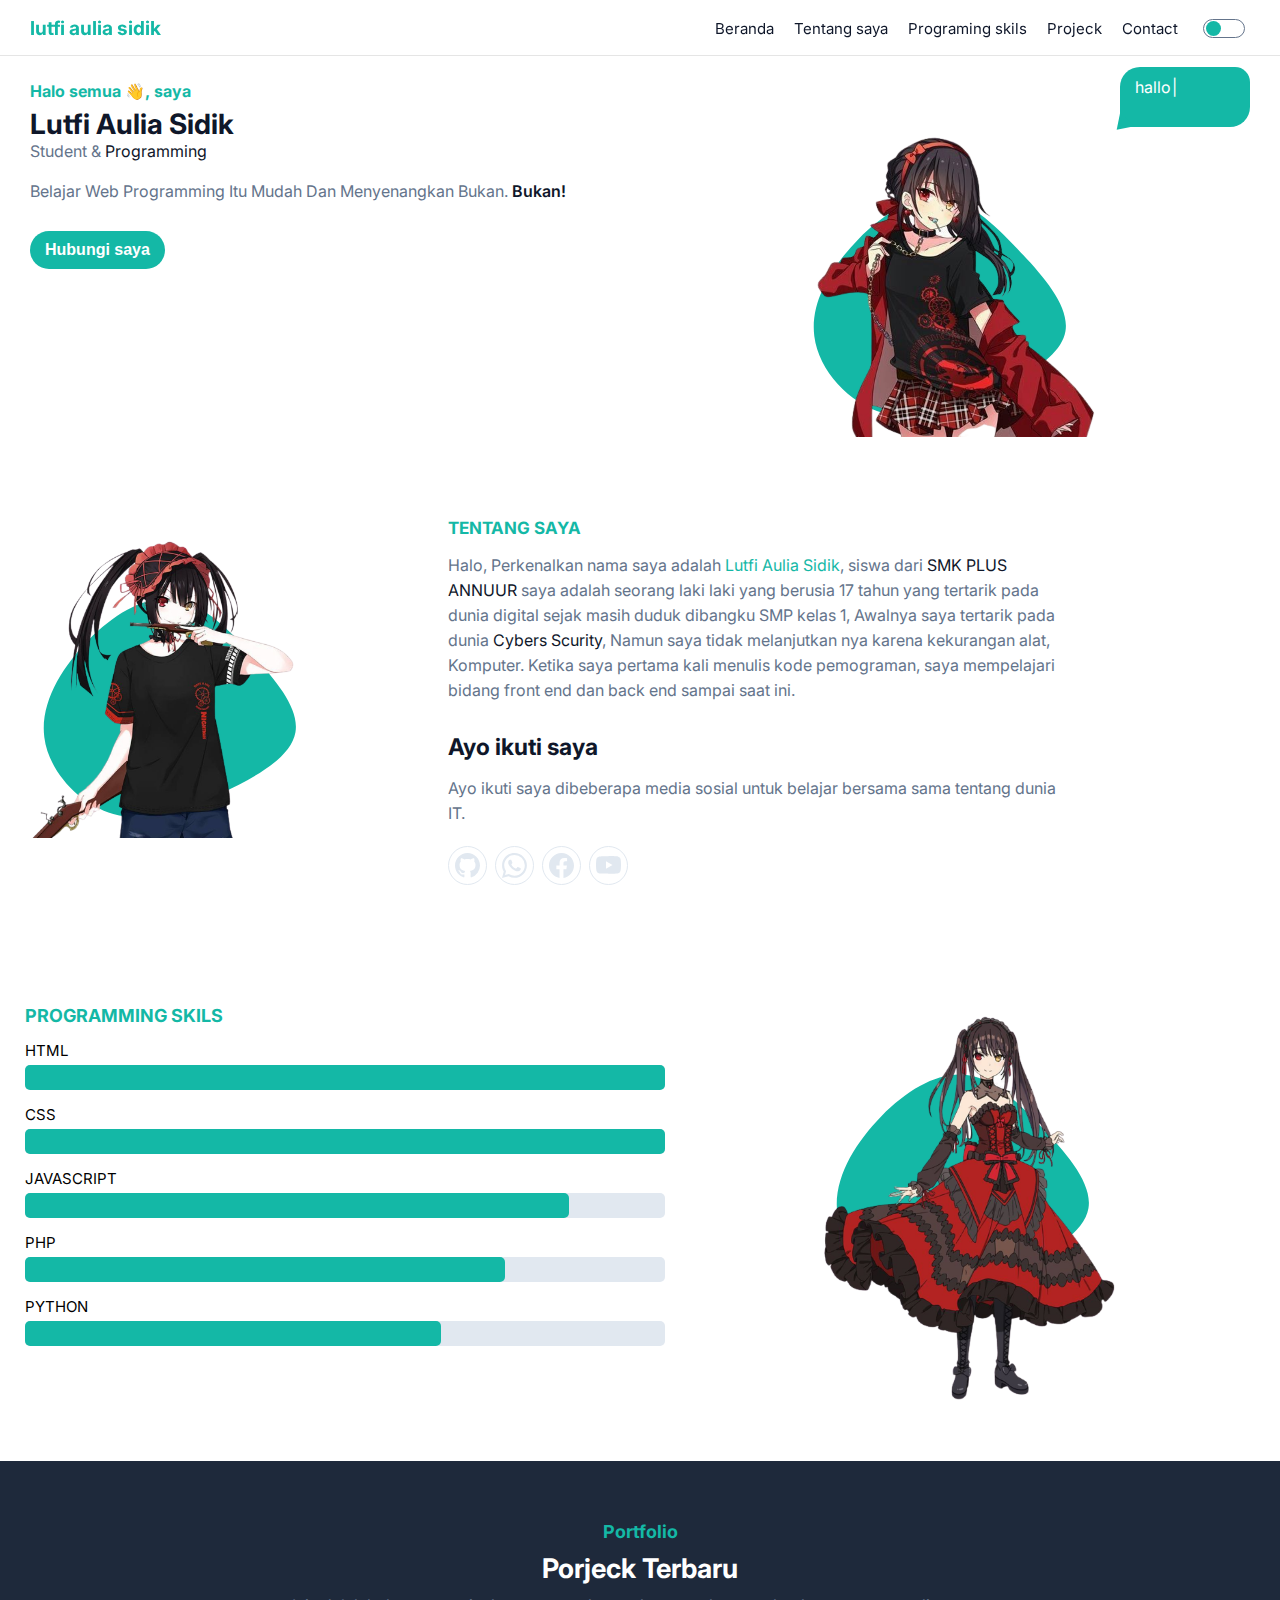
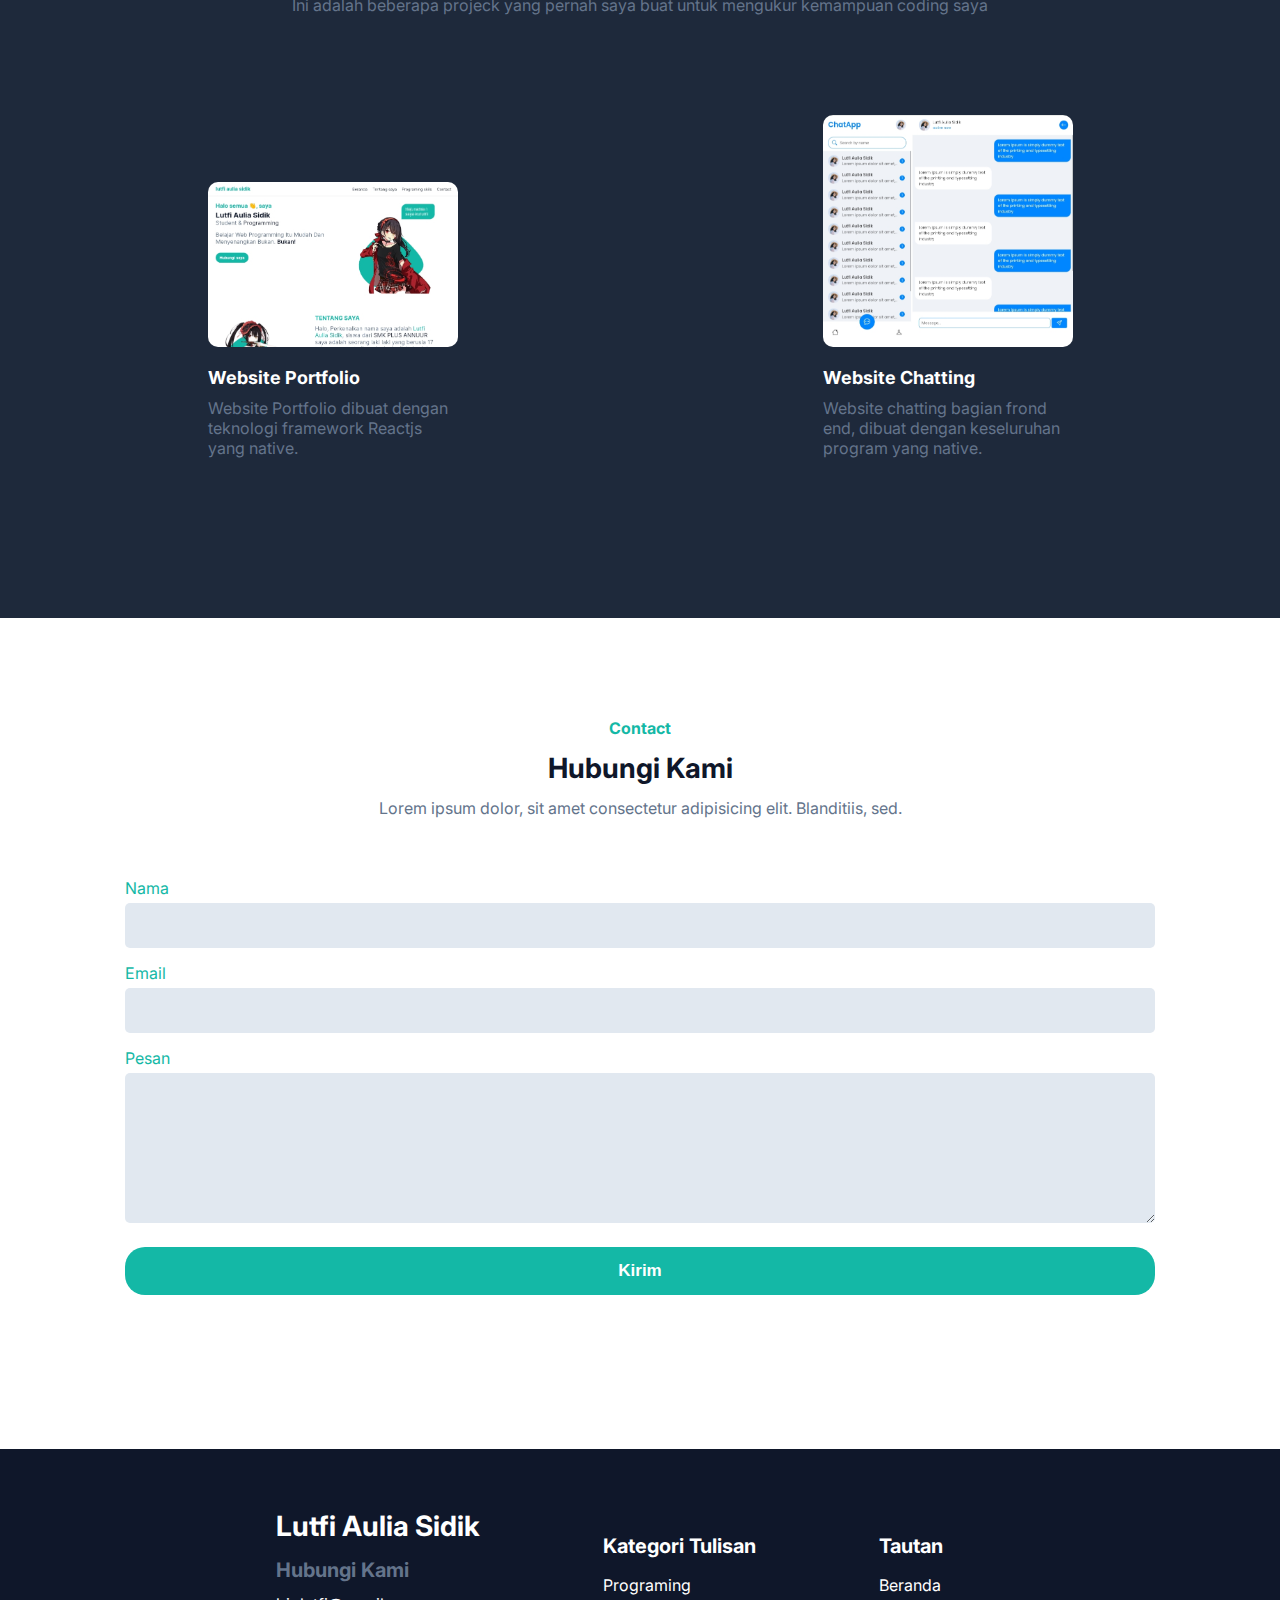
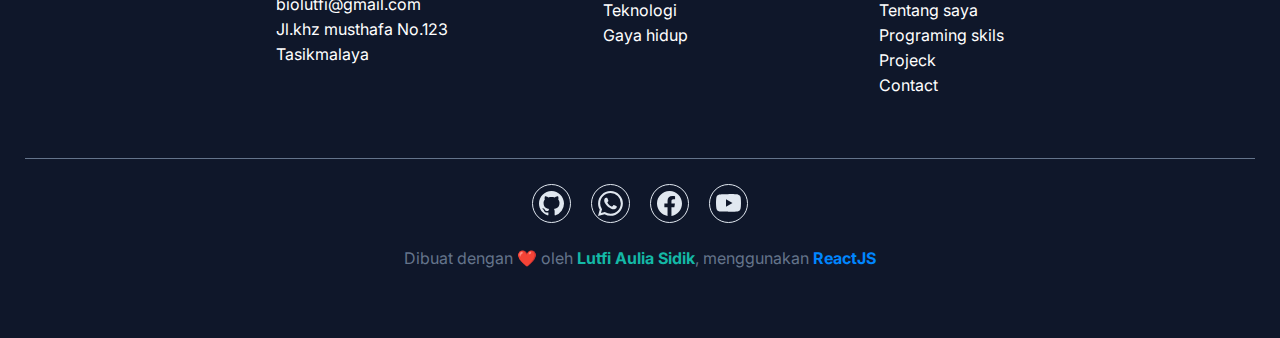
<file: index.html>
<!doctype html><html lang="en"><head><meta charset="utf-8"/><link rel="icon" href="/favicon.ico"/><meta name="viewport" content="width=device-width,initial-scale=1"/><meta name="theme-color" content="#0f172a"/><title>web portfolio | lutfi aulia sidik</title><script defer="defer" src="/static/js/main.5b371c2e.js"></script><link href="/static/css/main.eab5bff8.css" rel="stylesheet"></head><body><div id="root"></div></body></html>
</file>
<file: static/css/main.eab5bff8.css>
@import url(https://fonts.googleapis.com/css2?family=Inter:wght@200;300;400;500;600;700&display=swap);.container.header{-webkit-backdrop-filter:blur(5px);backdrop-filter:blur(5px);background:hsla(0,0%,100%,.1);border-bottom:1px solid rgba(0,0,0,.1);border-top:1px solid transparent;padding:15px 20px;position:-webkit-sticky;position:sticky;top:0;width:100%;z-index:999}.main.header{align-items:center;display:flex;justify-content:space-between}.main.header>h3{color:var(--color-default);font-size:1.2em}.icon-menu{font-size:30px}.main.header>ul{display:none}.main.header>ul li{cursor:pointer}.container.header.dark{background:rgba(15,23,24,.1)}.container.header.dark ul li{color:#fff}.container-footer{background:#0f172a;padding:45px 25px}.text-one>h1{color:#fff;font-size:28px;margin:15px 0;text-transform:capitalize}.text-one>h3{color:var(--color-light);font-size:20px;text-transform:capitalize}.text-one>p{color:#fff;font-size:16px;line-height:25px;margin:10px 0}.text-two h3{color:#fff;font-size:20px;margin:40px 0 0;text-transform:capitalize}.text-two>ul{margin:15px 0}.text-two>ul li{color:#fff;font-size:16px;line-height:25px}.container-footer>span{background:var(--color-light);display:block;height:1px;margin:45px 0 25px;width:100%}.container-footer>ul{align-items:center;display:flex;gap:20px;justify-content:center}.container-footer>ul li{border:.8px solid #e1e8f0;border-radius:50%;height:39px;line-height:26px;text-align:center;transition:all .3s ease;width:39px}.container-footer>ul li:hover{background:var(--color-default);border:.8px solid transparent;color:#fff}.container-footer>ul li a:hover{color:#fff}.container-footer>ul li a{color:#e1e8f0;display:block}.container-footer>p{color:var(--color-light);font-size:16px;margin:25px 0;text-align:center}.container-footer>p span:first-child{color:red}.container-footer>p span:nth-child(2){color:var(--color-default);font-weight:700;text-transform:capitalize}.container-footer>p span:nth-child(3){color:#0086ff;font-weight:700}@media screen and (min-width:700px){.main.footer{align-items:flex-start;display:flex;gap:10%;justify-content:center}}.main.contacts>p:nth-child(4){border-radius:5px;color:var(--color-dark);font-size:15px;margin:20px 30px;padding:15px 0}.los{background-color:rgba(255,0,0,.2);border-left:8px solid red}.succ{background-color:rgba(20,184,166,.2);border-left:8px solid #14b8a6}.main.contacts.dark p:nth-child(4){color:#fff}.dark-toggle{align-items:center;display:flex}.dark-toggle>label{margin:0 5px}.dark-toggle>label>div{background-color:#fff;border:.1px solid var(--color-light);border-radius:20px;height:19px;position:relative;width:42px}.dark-toggle>label>div>div{background:var(--background-default);border-radius:50%;height:15px;left:2px;position:absolute;top:1.5px;transition:all .3s ease;width:15px}#dark-toggle-pc:checked~label div.toggle-circle,#dark-toggle:checked~label div.toggle-circle{background:#1e293b;-webkit-transform:translateX(22px);transform:translateX(22px)}.dark{background:var(--color-dark);color:#fff}.menu-bars.no-active{-webkit-transform:translateX(500px);transform:translateX(500px)}.menu-bars{-webkit-backdrop-filter:blur(20px);backdrop-filter:blur(20px);background:hsla(0,0%,100%,.1);border:.5px solid var(--color-default);border-radius:10px;padding:15px;position:fixed;right:10px;top:70px;-webkit-transform:translateX(0);transform:translateX(0);transition:all .5s ease;width:200px;z-index:999}.menu-bars.dark{background:rgba(15,23,24,.1)}.menu-bars ul li{border-radius:5px;color:var(--color-dark);cursor:pointer;font-size:15px;padding:5px 15px;transition:all .3s ease}.menu-bars.dark ul li{color:#fff}.menu-bars ul li:hover{background:linear-gradient(90deg,#14b8a6,rgba(20,184,166,.517));color:#fff}.container-buttonTop{-webkit-animation:buttonAnimasi 1s infinite;animation:buttonAnimasi 1s infinite;background:var(--color-default);border-radius:50%;bottom:30px;height:50px;position:fixed;right:20px;text-align:center;width:50px;z-index:999}.buttonTop{color:#fff;font-size:50px}.button-no-active{opacity:0}@-webkit-keyframes buttonAnimasi{to{-webkit-transform:scale(1);transform:scale(1)}0%{-webkit-transform:scale(1.1);transform:scale(1.1)}}@keyframes buttonAnimasi{to{-webkit-transform:scale(1);transform:scale(1)}0%{-webkit-transform:scale(1.1);transform:scale(1.1)}}.container-hero{margin:35px 20px}.hero.top>h3{color:var(--color-default);font-size:16px}.hero.top>h1{color:var(--color-dark);font-size:28px;margin:6px 0 0;text-transform:capitalize}.hero.top.dark>h1{color:#fff}.hero.top>p:nth-child(3){color:var(--color-light);font-size:16px;text-transform:capitalize}.hero.top>p:nth-child(3) span{color:var(--color-dark)}.hero.top.dark>p:nth-child(3) span{color:#fff}.hero.top>p:nth-child(4){color:var(--color-light);font-size:16px;margin:20px 0;text-transform:capitalize}.hero.top>p:nth-child(4) span{color:var(--color-dark);font-weight:600}.hero.top>button{background:var(--background-default);border:none;border-radius:20px;margin:10px 0;padding:10px 0;transition:all .3s ease}.hero.top>button a{color:#fff;font-size:16px;font-weight:700;padding:10px 15px}.hero.top>button:hover{background:rgba(20,184,166,.8)}.hero.bottom,.main.avatar{margin:85px 0}.hero.bottom>figure,.main.avatar>figure{position:relative}.hero.bottom>figure img,.main.avatar>figure img{display:block;margin:0 auto;width:300px}.hero.bottom>figure figcaption,.main.avatar>figure figcaption{display:block;left:50%;position:absolute;top:0;-webkit-transform:translateX(-50%);transform:translateX(-50%);z-index:-1}.hero.bottom>figure>span{background:var(--color-default);border-radius:20px 15px 20px 0;color:#fff;display:block;height:60px;padding:10px 15px;position:absolute;right:0;top:-70px;width:130px}.hero.bottom>figure>span:before{border-bottom:15px solid var(--background-default);border-left:10px solid transparent;border-right:10px solid transparent;bottom:-5px;content:"";left:-8px;position:absolute;-webkit-transform:rotate(-135deg);transform:rotate(-135deg)}.container-about{margin:0 25px}.main.about>h3{color:var(--color-default);font-size:17px;text-transform:uppercase}.main.about>p{color:var(--color-light);font-size:16px;line-height:25px;margin:15px 0}.main.about>p span:first-child{color:var(--color-default);text-transform:capitalize}.main.about>p>a{color:var(--color-dark)}.main.about.dark>p>a{color:#fff}.main.about>p span:nth-child(3){color:var(--color-dark)}.main.about.dark>p span:nth-child(3){color:#fff}.main.about>h2{color:var(--color-dark);font-size:23px;margin-top:30px}.main.about.dark>h2{color:#fff}.main.about>ul{align-items:center;display:flex;justify-content:space-between;margin:20px 0;max-width:180px}.main.about>ul li{border:.8px solid #e1e8f0;border-radius:50%;height:39px;line-height:26px;text-align:center;transition:all .3s ease;width:39px}.main.about>ul li:hover{background:var(--color-default);border:.8px solid transparent;color:#fff}.main.about>ul li a:hover{color:#fff}.main.about>ul li a{color:#e1e8f0;display:block}.icons-medsos{font-size:25px;margin-top:6px}.main.avatar{display:none;margin:20px 0}.main.skils{margin:50px 25px 100px}.main.skils>h2{color:var(--color-default);font-size:18px;text-transform:uppercase}.main.skils>ul{margin:15px 0}.main.skils>ul li{font-size:15px;margin:15px 0 0;text-transform:uppercase}.main.skils>ul li>span{background:#e1e8f0;border-radius:5px;display:block;height:35px;margin-top:5px;width:100%}.main.skils>ul li>span:before{background:var(--color-default);border-radius:5px;content:"";display:block;height:35px}#css:before,#html:before{width:100%}#js:before{width:85%}#php:before{width:75%}#python:before{width:65%}.main.portfolio{background:#1e293b;padding:60px 25px}.main.portfolio>h3{color:var(--color-default);font-size:18px}.main.portfolio>h1,.main.portfolio>h3{text-align:center;text-transform:capitalize}.main.portfolio>h1{color:#fff;font-size:27px;margin:10px 0}.main.portfolio>p{color:var(--color-light);font-size:16px;text-align:center}.main.projeck{margin:50px 0}.main.projeck figure{margin:50px auto;width:250px}.main.projeck figure img{border-radius:10px;display:block;margin:0 auto;object-fit:cover;width:250px}.main.projeck figure figcaption h3{color:#fff;font-size:18px;margin:20px 0 10px}.main.projeck figure figcaption p{color:var(--color-light)}.main.contacts{padding-bottom:35px;padding-top:70px}.main.contacts.dark{background:#1e293b}.main.contacts>h4{color:var(--color-default);font-size:16px}.main.contacts>h1,.main.contacts>h4{text-align:center;text-transform:capitalize}.main.contacts>h1{color:var(--color-dark);font-size:28px;margin:13px 0}.main.contacts.dark>h1{color:#fff}.main.contacts>p{color:var(--color-light);font-size:16px;text-align:center}.main.contacts>form{margin:60px 25px}.main.contacts>form button,.main.contacts>form input,.main.contacts>form label{display:block}.main.contacts>form label{color:var(--color-default);font-size:16px;margin:15px 0 5px}.main.contacts>form input{background:#e1e8f0;border:none;border-radius:5px;font-size:16px;height:45px;outline:none;padding:0 15px;width:100%}.main.contacts>form input:hover,.main.contacts>form textarea:hover{border:1px solid var(--color-default)}.main.contacts>form textarea{background:#e1e8f0;border:none;border-radius:5px;font-size:16px;height:150px;outline:none;padding:15px;width:100%}.main.contacts>form button{background:var(--color-default);border:none;border-radius:20px;color:#fff;font-size:17px;font-weight:700;height:48px;margin:20px 0;text-transform:capitalize;width:100%}@media screen and (min-width:700px){.container.header{padding:15px 30px}.icon-menu{display:none}.main.header>ul{align-items:center;display:flex;gap:20px;justify-content:space-between}.main.header>ul li{color:var(--color-dark);font-size:15px}.main.header.dark>ul li{color:#fff}.container-hero{align-items:flex-start;display:flex;margin:25px 30px}.hero.bottom,.hero.top{width:50%}.hero.bottom{margin:56px 0}.container-about{align-items:flex-start;display:flex;gap:10%}.main.avatar{display:block}.main.about{width:50%}.container-skils{align-items:center;display:flex;gap:10%;margin-top:50px}.main.skils{width:50%}.main.skils ul li span,.main.skils ul li span:before{height:25px}.main.projeck{align-items:flex-end;display:flex}.main.portfolio>p{padding:0 20%}.container-contacts{left:50%;position:relative;-webkit-transform:translateX(-50%);transform:translateX(-50%)}.main.contacts{padding:100px 100px 40px}.container-contact.dark{background:#1e293b}}*{box-sizing:border-box;list-style:none;margin:0;padding:0;text-decoration:none}:root{--color-default:#14b8a6;--color-dark:#0f172a;--color-light:#64748b;--background-default:#14b8a6}body{font-family:Inter,sans-serif}
/*# sourceMappingURL=main.eab5bff8.css.map*/
</file>
